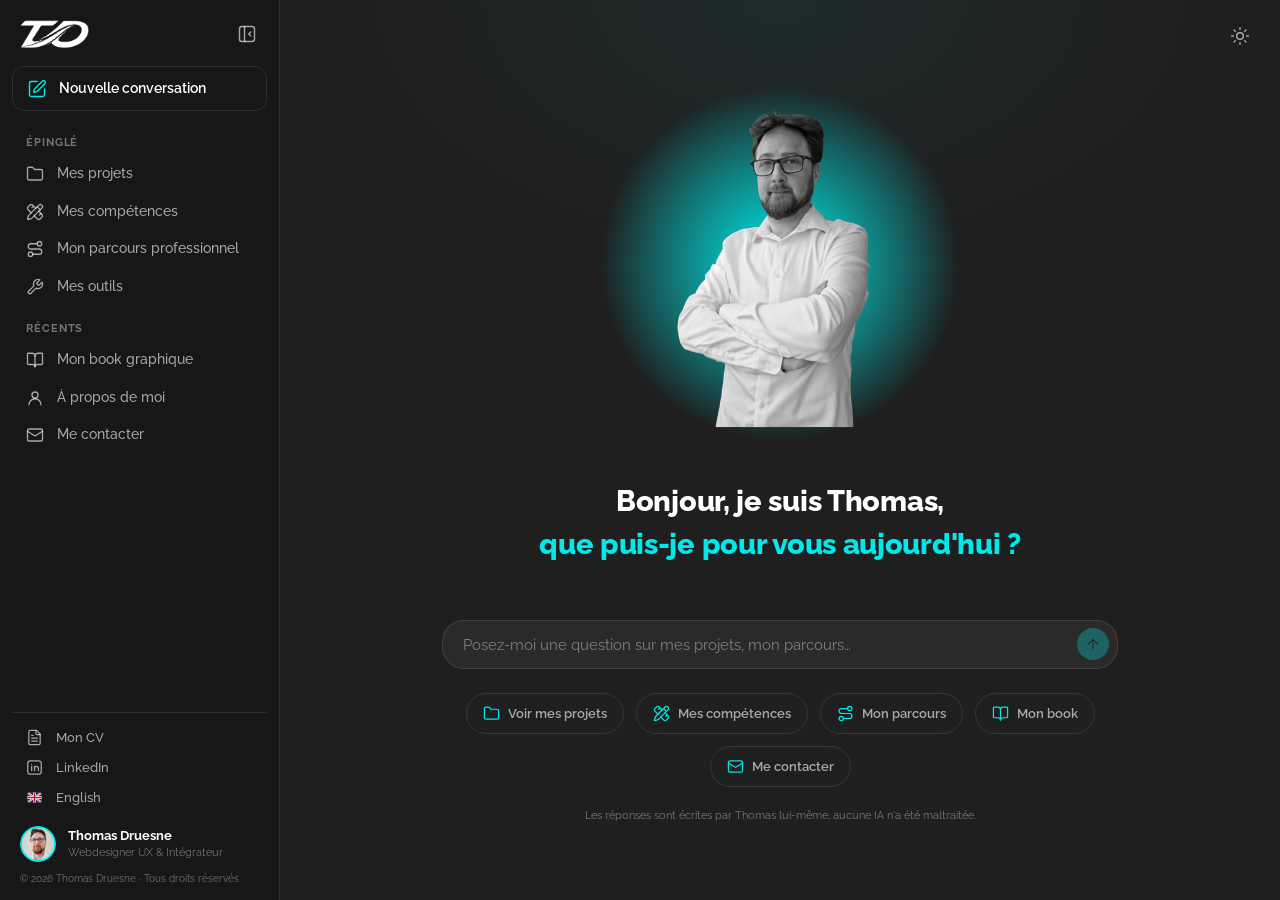
<file: index.html>
<!DOCTYPE html>
<html lang="fr">
<head>
  <meta charset="UTF-8" />
  <meta name="viewport" content="width=device-width, initial-scale=1.0" />
  <title>Portfolio - Thomas Druesne</title>
  <meta name="description" content="Thomas Druesne — Webdesigner UX &amp; Intégrateur WordPress. Projets, book graphique, compétences, parcours et outils." />
  <link rel="icon" type="image/png" href="img/favicon.png" />
  <!-- Thème : appliqué avant l'affichage pour éviter un flash (dark par défaut) -->
  <script>try { if (localStorage.getItem("portfolio-theme") === "light") document.documentElement.dataset.theme = "light"; } catch (e) {}</script>
  <link rel="preconnect" href="https://fonts.googleapis.com" />
  <link rel="preconnect" href="https://fonts.gstatic.com" crossorigin />
  <link rel="stylesheet" href="https://fonts.googleapis.com/css2?family=Raleway:wght@400;500;600;700;800&amp;display=swap" />
  <link rel="stylesheet" href="css/app.css?v=39" />
</head>
<body data-page="home">

  <div class="app" id="app">

    <!-- =====================================================
         ZONE PRINCIPALE — interface de chat
    ====================================================== -->
    <main class="chat" id="chat">

      <header class="chat-top">
        <button class="icon-btn" id="sidebar-open" type="button" aria-label="Ouvrir le menu" data-fr-aria="Ouvrir le menu" data-en-aria="Open menu">
          <span class="ico" data-icon="sidebar"></span>
        </button>
        <span class="chat-spacer"></span>
        <a href="chat.html" class="icon-btn" id="chat-new" data-action="new" aria-label="Nouvelle conversation" data-fr-aria="Nouvelle conversation" data-en-aria="New chat">
          <span class="ico" data-icon="newchat"></span>
        </a>
        <button class="icon-btn theme-btn" id="theme-btn" type="button" aria-label="Passer en mode clair">
          <span class="ico ico-sun" data-icon="sun"></span>
          <span class="ico ico-moon" data-icon="moon"></span>
        </button>
      </header>

      <div class="chat-scroll" id="chat-scroll">
        <div class="chat-col">

          <!-- Accueil -->
          <section class="welcome" id="welcome">
            <div class="photo-particles" id="photo-particles">
              <img class="photo-static" id="photo-static" src="img/photo_hero_section_homepage.png" alt="Thomas Druesne" />
              <canvas id="photo-canvas" aria-hidden="true"></canvas>
            </div>
            <h1 class="welcome-title">
              <span data-fr="Bonjour, je suis Thomas," data-en="Hello, I'm Thomas,">Bonjour, je suis Thomas,</span>
              <span class="accent" data-fr="que puis-je pour vous aujourd'hui ?" data-en="how can I help you today?">que puis-je pour vous aujourd'hui ?</span>
            </h1>
          </section>

          <!-- Fil de la conversation (rempli par js/app.js) -->
          <div class="thread" id="thread" aria-live="polite"></div>

        </div>
      </div>

      <!-- Barre de saisie -->
      <div class="composer-wrap">
        <div class="chat-col">
          <form class="composer" id="composer" autocomplete="off">
            <label for="prompt" class="sr-only" data-fr="Votre question" data-en="Your question">Votre question</label>
            <textarea id="prompt" rows="1"
              placeholder="Posez-moi une question sur mes projets, mon parcours…"
              data-fr-placeholder="Posez-moi une question sur mes projets, mon parcours…"
              data-en-placeholder="Ask me about my projects, my background…"></textarea>
            <button class="send-btn" type="submit" aria-label="Envoyer" data-fr-aria="Envoyer" data-en-aria="Send" disabled>
              <span class="ico" data-icon="send"></span>
            </button>
          </form>

          <div class="suggestions" id="suggestions">
            <button type="button" class="chip" data-topic="projets"><span class="ico" data-icon="folder"></span><span data-fr="Voir mes projets" data-en="See my projects">Voir mes projets</span></button>
            <button type="button" class="chip" data-topic="competences"><span class="ico" data-icon="pen"></span><span data-fr="Mes compétences" data-en="My skills">Mes compétences</span></button>
            <button type="button" class="chip" data-topic="parcours"><span class="ico" data-icon="route"></span><span data-fr="Mon parcours" data-en="My background">Mon parcours</span></button>
            <button type="button" class="chip" data-topic="book"><span class="ico" data-icon="book"></span><span data-fr="Mon book" data-en="My portfolio">Mon book</span></button>
            <button type="button" class="chip" data-topic="contact"><span class="ico" data-icon="mail"></span><span data-fr="Me contacter" data-en="Contact me">Me contacter</span></button>
          </div>

          <p class="composer-note" data-fr="Les réponses sont écrites par Thomas lui-même, aucune IA n'a été maltraitée." data-en="Answers are written by Thomas himself, no AI was harmed.">Les réponses sont écrites par Thomas lui-même, aucune IA n'a été maltraitée.</p>
        </div>
      </div>

    </main>
  </div>


  <script src="js/layout.js?v=39"></script>
  <script src="js/answers.js?v=39"></script>
  <script src="js/icons.js?v=39"></script>
  <script src="js/particles.js?v=39"></script>
  <script src="js/app.js?v=39"></script>
  <script src="js/sfx.js?v=39"></script>
  <script src="js/dice.js?v=39"></script>
  <script src="js/blackjack.js?v=39"></script>
</body>
</html>
</file>
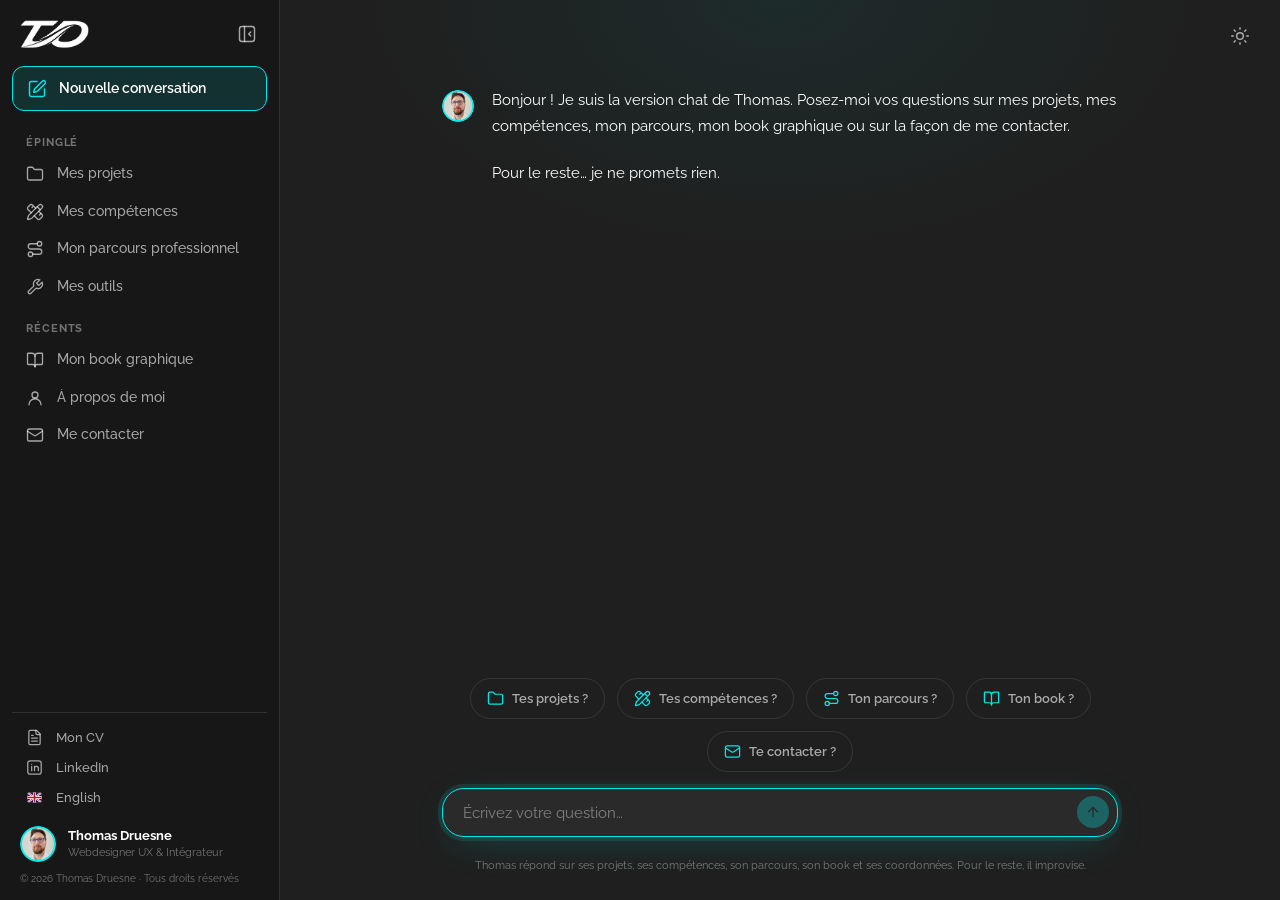
<file: chat.html>
<!DOCTYPE html>
<html lang="fr">
<head>
  <meta charset="UTF-8" />
  <meta name="viewport" content="width=device-width, initial-scale=1.0" />
  <title>Nouvelle conversation - Thomas Druesne</title>
  <meta name="description" content="Posez vos questions à Thomas Druesne, Webdesigner UX &amp; Intégrateur WordPress : projets, compétences, parcours, book graphique, contact." />
  <link rel="icon" type="image/png" href="img/favicon.png" />
  <!-- Thème : appliqué avant l'affichage pour éviter un flash (dark par défaut) -->
  <script>try { if (localStorage.getItem("portfolio-theme") === "light") document.documentElement.dataset.theme = "light"; } catch (e) {}</script>
  <link rel="preconnect" href="https://fonts.googleapis.com" />
  <link rel="preconnect" href="https://fonts.gstatic.com" crossorigin />
  <link rel="stylesheet" href="https://fonts.googleapis.com/css2?family=Raleway:wght@400;500;600;700;800&amp;display=swap" />
  <link rel="stylesheet" href="css/app.css?v=39" />
</head>
<body data-page="chat">

  <div class="app" id="app">

    <!-- La barre latérale est injectée ici par js/layout.js -->

    <!-- =====================================================
         CHAT CLASSIQUE — "Nouvelle conversation"
    ====================================================== -->
    <main class="chat is-chatting is-standalone" id="chat">

      <header class="chat-top">
        <button class="icon-btn" id="sidebar-open" type="button" aria-label="Ouvrir le menu" data-fr-aria="Ouvrir le menu" data-en-aria="Open menu">
          <span class="ico" data-icon="sidebar"></span>
        </button>
        <span class="chat-spacer"></span>
        <a href="chat.html" class="icon-btn" id="chat-new" data-action="new" aria-label="Nouvelle conversation" data-fr-aria="Nouvelle conversation" data-en-aria="New chat">
          <span class="ico" data-icon="newchat"></span>
        </a>
        <button class="icon-btn theme-btn" id="theme-btn" type="button" aria-label="Passer en mode clair">
          <span class="ico ico-sun" data-icon="sun"></span>
          <span class="ico ico-moon" data-icon="moon"></span>
        </button>
      </header>

      <div class="chat-scroll" id="chat-scroll">
        <div class="chat-col">
          <h1 class="sr-only" data-fr="Nouvelle conversation avec Thomas" data-en="New chat with Thomas">Nouvelle conversation avec Thomas</h1>
          <!-- Fil de la conversation (rempli par js/app.js) -->
          <div class="thread" id="thread" aria-live="polite"></div>
        </div>
      </div>

      <!-- Barre de saisie -->
      <div class="composer-wrap">
        <div class="chat-col">
          <div class="suggestions" id="suggestions">
            <button type="button" class="chip" data-topic="projets"><span class="ico" data-icon="folder"></span><span data-fr="Tes projets ?" data-en="Your projects?">Tes projets ?</span></button>
            <button type="button" class="chip" data-topic="competences"><span class="ico" data-icon="pen"></span><span data-fr="Tes compétences ?" data-en="Your skills?">Tes compétences ?</span></button>
            <button type="button" class="chip" data-topic="parcours"><span class="ico" data-icon="route"></span><span data-fr="Ton parcours ?" data-en="Your background?">Ton parcours ?</span></button>
            <button type="button" class="chip" data-topic="book"><span class="ico" data-icon="book"></span><span data-fr="Ton book ?" data-en="Your portfolio?">Ton book ?</span></button>
            <button type="button" class="chip" data-topic="contact"><span class="ico" data-icon="mail"></span><span data-fr="Te contacter ?" data-en="Contact you?">Te contacter ?</span></button>
          </div>

          <form class="composer" id="composer" autocomplete="off">
            <label for="prompt" class="sr-only" data-fr="Votre question" data-en="Your question">Votre question</label>
            <textarea id="prompt" rows="1"
              placeholder="Écrivez votre question…"
              data-fr-placeholder="Écrivez votre question…"
              data-en-placeholder="Type your question…"></textarea>
            <button class="send-btn" type="submit" aria-label="Envoyer" data-fr-aria="Envoyer" data-en-aria="Send" disabled>
              <span class="ico" data-icon="send"></span>
            </button>
          </form>

          <p class="composer-note" data-fr="Thomas répond sur ses projets, ses compétences, son parcours, son book et ses coordonnées. Pour le reste, il improvise." data-en="Thomas answers about his projects, skills, background, portfolio and contact details. For anything else, he improvises.">Thomas répond sur ses projets, ses compétences, son parcours, son book et ses coordonnées. Pour le reste, il improvise.</p>
        </div>
      </div>

    </main>
  </div>

  <script src="js/layout.js?v=39"></script>
  <script src="js/answers.js?v=39"></script>
  <script src="js/icons.js?v=39"></script>
  <script src="js/app.js?v=39"></script>
  <script src="js/sfx.js?v=39"></script>
  <script src="js/dice.js?v=39"></script>
  <script src="js/blackjack.js?v=39"></script>
</body>
</html>
</file>
<file: css/app.css>
/* ============================================================
   APP.CSS — Interface "chat IA" (index.html + chat.html)
   Barre latérale (historique) + zone de chat centrale.

   Toutes les couleurs passent par des variables :
   - dark mode (par défaut) : :root
   - light mode : [data-theme="light"] — le bleu ciel devient bleu
   Les pictos SVG suivent automatiquement (currentColor).

   Breakpoints : 1500px / 1200px / 900px / 400px
============================================================ */

:root {
  /* Charte */
  --bg:          #1F1F1F;
  --primary:     #FFFFFF;
  --secondary:   #00E8E8;

  /* Dérivés (surfaces, textes atténués, bordures) */
  --surface:     #171717;   /* barre latérale */
  --surface-2:   #2A2A2A;   /* bulles, champs, cartes */
  --surface-3:   #333333;   /* survol */
  --text-muted:  rgba(255, 255, 255, 0.62);
  --text-faint:  rgba(255, 255, 255, 0.4);
  --border:      rgba(255, 255, 255, 0.1);
  --accent-soft: rgba(0, 232, 232, 0.12);
  --accent-glow: rgba(0, 232, 232, 0.35);
  --accent-haze: rgba(0, 232, 232, 0.06);   /* halo en haut de la zone de chat */
  --on-accent:   #1F1F1F;
  --shadow:      rgba(0, 0, 0, 0.5);
  --logo-filter: none;

  --sidebar-w:   280px;
  --col-w:       780px;
  --radius:      16px;
  --ease:        cubic-bezier(0.22, 1, 0.36, 1);
}

/* ===== LIGHT MODE — couleurs inversées, le bleu ciel devient bleu ===== */
[data-theme="light"] {
  --bg:          #FFFFFF;
  --primary:     #1F1F1F;
  --secondary:   #0B63CE;

  --surface:     #F5F6F8;
  --surface-2:   #ECEEF2;
  --surface-3:   #E1E4EA;
  --text-muted:  rgba(31, 31, 31, 0.68);
  --text-faint:  rgba(31, 31, 31, 0.46);
  --border:      rgba(31, 31, 31, 0.12);
  --accent-soft: rgba(11, 99, 206, 0.1);
  --accent-glow: rgba(11, 99, 206, 0.28);
  --accent-haze: rgba(11, 99, 206, 0.05);
  --on-accent:   #FFFFFF;
  --shadow:      rgba(31, 31, 31, 0.18);
  --logo-filter: invert(1);      /* logo blanc → noir */
}

/* ===== Reset ===== */
*, *::before, *::after { margin: 0; padding: 0; box-sizing: border-box; }

html, body { height: 100%; }

body {
  font-family: 'Raleway', sans-serif;
  background: var(--bg);
  color: var(--primary);
  font-size: calc(1rem - 1px);
  line-height: 1.7;
  overflow: hidden;              /* le scroll se fait dans .chat-scroll */
  -webkit-font-smoothing: antialiased;
  transition: background-color 0.3s, color 0.3s;
}

img { max-width: 100%; display: block; }
button { font: inherit; color: inherit; background: none; border: none; cursor: pointer; }
a { color: inherit; }

.sr-only {
  position: absolute; width: 1px; height: 1px; overflow: hidden;
  clip: rect(0 0 0 0); white-space: nowrap;
}

:focus-visible { outline: 2px solid var(--secondary); outline-offset: 2px; border-radius: 6px; }

/* ===== Pictos ===== */
.ico { display: inline-flex; width: 20px; height: 20px; flex-shrink: 0; }
.ico svg { width: 100%; height: 100%; }

.icon-btn {
  display: inline-flex; align-items: center; justify-content: center;
  width: 40px; height: 40px; border-radius: 10px;
  color: var(--text-muted);
  transition: background 0.2s, color 0.2s;
}
.icon-btn:hover { background: var(--surface-3); color: var(--primary); }

/* ============================================================
   LAYOUT
============================================================ */
.app {
  display: flex;
  height: 100vh;
  height: 100dvh;
}

/* ============================================================
   BARRE LATÉRALE
============================================================ */
.sidebar {
  width: var(--sidebar-w);
  flex-shrink: 0;
  background: var(--surface);
  border-right: 1px solid var(--border);
  display: flex;
  flex-direction: column;
  padding: 0.75rem;
  gap: 0.5rem;
  line-height: 1.3;
  transition: width 0.35s var(--ease), transform 0.35s var(--ease);
  z-index: 50;
}

/* Barre repliée : voir "BARRE LATÉRALE REPLIÉE" plus bas (colonne d'icônes) */

.sidebar-top {
  display: flex; align-items: center; justify-content: space-between;
  padding: 0.15rem 0 0.25rem 0.5rem;
}
.sidebar-logo img { height: 30px; width: auto; filter: var(--logo-filter); transition: filter 0.3s; }

.side-new {
  display: flex; align-items: center; gap: 0.75rem;
  padding: 0.7rem 0.9rem;
  border-radius: 12px;
  border: 1px solid var(--border);
  font-weight: 600;
  font-size: calc(0.94rem - 1px);
  text-decoration: none;
  transition: border-color 0.2s, background 0.2s, color 0.2s;
}
.side-new .ico { color: var(--secondary); }
.side-new:hover,
.side-new.is-active { border-color: var(--secondary); background: var(--accent-soft); }

.side-scroll {
  flex: 1;
  min-height: 0;
  overflow-y: auto;
  margin: 0 -0.25rem;
  padding: 0 0.25rem;
  scrollbar-width: none;           /* aucune barre de scroll visible */
}
.side-scroll::-webkit-scrollbar { display: none; }

.side-label {
  font-size: calc(0.72rem - 1px);
  font-weight: 700;
  letter-spacing: 0.08em;
  text-transform: uppercase;
  color: var(--text-faint);
  padding: 1.1rem 0.9rem 0.4rem;
}

.side-list { list-style: none; display: flex; flex-direction: column; gap: 2px; }

.side-item {
  display: flex; align-items: center; gap: 0.8rem;
  width: 100%;
  padding: 0.55rem 0.9rem;
  border-radius: 10px;
  text-decoration: none;
  font-size: calc(0.92rem - 1px);
  font-weight: 500;
  color: var(--text-muted);
  text-align: left;
  white-space: nowrap;
  overflow: hidden;
  position: relative;
  transition: background 0.2s, color 0.2s;
}
.side-item .ico { width: 18px; height: 18px; }
.side-item > span:last-child { overflow: hidden; text-overflow: ellipsis; }
.side-item:hover { background: var(--surface-2); color: var(--primary); }
.side-item:hover .ico { color: var(--secondary); }

.side-item.is-active {
  background: var(--surface-2);
  color: var(--primary);
}
.side-item.is-active .ico { color: var(--secondary); }
.side-item.is-active::before {
  content: '';
  position: absolute; left: 0; top: 25%; bottom: 25%;
  width: 3px; border-radius: 3px;
  background: var(--secondary);
}

.sidebar-bottom {
  border-top: 1px solid var(--border);
  padding-top: 0.6rem;
  display: flex; flex-direction: column; gap: 0.5rem;
}

/* CV / LinkedIn / Langue : liste verticale resserrée */
.side-list--compact { gap: 0; }
.side-list--compact .side-item { padding: 0.4rem 0.9rem; font-size: calc(0.88rem - 1px); }
.side-list--compact .ico { width: 17px; height: 17px; }

.side-profile {
  display: flex; align-items: center; gap: 0.75rem;
  padding: 0.35rem 0.5rem 0.1rem;
}
.avatar {
  width: 36px; height: 36px; border-radius: 50%;
  display: inline-flex; align-items: center; justify-content: center;
  background: var(--secondary); color: var(--on-accent);
  font-weight: 800; font-size: calc(0.85rem - 1px);
  flex-shrink: 0;
}
/* Photo de profil (cercle bleu ciel intégré à l'image) */
img.avatar { background: none; object-fit: cover; display: block; }
.side-profile-txt { display: flex; flex-direction: column; line-height: 1.35; gap: 0.1rem; min-width: 0; }
.side-profile-txt strong { font-size: calc(0.9rem - 1px); }
.side-profile-txt small { font-size: calc(0.75rem - 1px); color: var(--text-faint); white-space: nowrap; overflow: hidden; text-overflow: ellipsis; }

.sidebar-scrim { display: none; }

/* Écrans peu hauts : on resserre encore pour éviter le scroll */
@media (max-height: 780px) {
  .sidebar { padding: 0.6rem 0.75rem; gap: 0.4rem; }
  .side-new { padding: 0.6rem 0.9rem; }
  .side-label { padding: 0.75rem 0.9rem 0.3rem; }
  .side-item { padding: 0.45rem 0.9rem; }
  .side-profile-txt small { display: none; }
  .avatar { width: 30px; height: 30px; font-size: calc(0.75rem - 1px); }
}

/* Très peu de hauteur (petit portable + barre de favoris) : version la plus compacte */
@media (max-height: 690px) {
  .sidebar-top { padding-bottom: 0; }
  .side-label { padding: 0.5rem 0.9rem 0.2rem; }
  .side-item { padding: 0.35rem 0.9rem; font-size: calc(0.88rem - 1px); }
  .side-profile { display: none; }
}

/* ============================================================
   ZONE DE CHAT
============================================================ */
.chat {
  flex: 1;
  min-width: 0;
  display: flex;
  flex-direction: column;
  position: relative;
  background:
    radial-gradient(ellipse 60% 40% at 50% 0%, var(--accent-haze), transparent 70%),
    var(--bg);
}

/* Barre du haut posée par-dessus la conversation (pas de bande qui la coupe) :
   seuls les boutons restent cliquables, le texte défile jusqu'en haut. */
.chat-top {
  position: absolute; top: 0; left: 0; right: 0; z-index: 5;
  display: flex; align-items: center; gap: 0.5rem;
  padding: 1rem 1.25rem;
  min-height: 64px;
  pointer-events: none;
}
.chat-top > * { pointer-events: auto; }
/* Petit fond rond derrière chaque bouton pour rester lisible si le texte passe dessous */
.chat-top .icon-btn:not(:hover) { background: var(--bg); }
.chat.is-chatting .chat-scroll { padding-top: 64px; }
.chat-spacer { flex: 1; }

/* Boutons de la barre du haut visibles uniquement si la sidebar est cachée */
#sidebar-open, #chat-new { display: none; }

.chat-scroll {
  flex: 1;
  overflow-y: auto;
  scroll-behavior: smooth;
  scrollbar-width: thin;
  scrollbar-color: var(--surface-3) transparent;
}

.chat-col {
  width: 100%;
  max-width: var(--col-w);
  margin: 0 auto;
  padding: 0 2rem;
}

/* ----- Accueil ----- */
.welcome {
  display: flex;
  flex-direction: column;
  align-items: center;
  text-align: center;
  padding-top: 4vh;
  padding-bottom: 2.75rem;          /* respiration entre le titre et la barre de saisie */
}

/* Photo : nette au repos (vraie image), en grains pendant le mouvement (canvas) */
.photo-particles {
  position: relative;
  width: min(360px, 40vh);
  aspect-ratio: 560 / 552;
  margin-bottom: 2.5rem;
  cursor: crosshair;
  touch-action: none;
}
.photo-particles canvas,
.photo-particles .photo-static {
  position: absolute; inset: 0;
  width: 100%; height: 100%;
  object-fit: contain;
}
.photo-particles canvas { opacity: 0; transition: opacity 0.45s ease; }
.photo-particles .photo-static { transition: opacity 0.45s ease; }
.photo-particles.is-moving canvas { opacity: 1; transition-duration: 0.12s; }
.photo-particles.is-moving .photo-static { opacity: 0; transition-duration: 0.12s; }

.welcome-title {
  font-size: calc(1.9rem - 1px);
  font-weight: 800;
  line-height: 1.3;
  letter-spacing: -0.01em;
  max-width: 660px;
  display: flex; flex-direction: column; gap: 0.35rem;
}
.welcome-title span { display: block; }
.welcome-title .accent { color: var(--secondary); }

/* Mode conversation : l'accueil disparaît */
.chat.is-chatting .welcome { display: none; }

/* ----- Fil de messages ----- */
.thread {
  display: flex;
  flex-direction: column;
  gap: 2.75rem;
  padding: 1.5rem 0 3rem;
}
.chat:not(.is-chatting) .thread { display: none; }

.msg { display: flex; gap: 1.1rem; animation: msg-in 0.45s var(--ease) both; }

.msg-user { justify-content: flex-end; }
.msg-user .bubble {
  background: var(--surface-2);
  padding: 0.9rem 1.3rem;
  border-radius: 20px 20px 6px 20px;
  max-width: 80%;
  overflow-wrap: anywhere;
}

.msg-bot .avatar { width: 32px; height: 32px; font-size: calc(0.75rem - 1px); margin-top: 0.1rem; }
.msg-bot .msg-body { flex: 1; min-width: 0; }
.msg-bot .msg-body > * + * { margin-top: 1.4rem; }
.msg-bot p { color: var(--primary); }
.msg-bot strong { color: var(--secondary); font-weight: 700; }

/* Apparition en cascade du contenu de la réponse : chaque bloc, carte,
   étape ou bouton reçoit la classe .cascade et un délai croissant (app.js).
   `backwards` : l'animation ne bloque pas les effets de survol ensuite. */
.msg-bot .msg-body > .typing { animation: msg-in 0.3s var(--ease) both; }
.cascade { animation: msg-in 0.4s var(--ease) backwards; }

@keyframes msg-in {
  from { opacity: 0; transform: translateY(10px); }
  to   { opacity: 1; transform: none; }
}

/* Indicateur "Thomas écrit…" */
.typing { display: inline-flex; gap: 5px; padding: 0.7rem 0; }
.typing i {
  width: 7px; height: 7px; border-radius: 50%;
  background: var(--secondary);
  animation: typing 1s infinite ease-in-out;
}
.typing i:nth-child(2) { animation-delay: 0.15s; }
.typing i:nth-child(3) { animation-delay: 0.3s; }
@keyframes typing {
  0%, 80%, 100% { opacity: 0.25; transform: translateY(0); }
  40%           { opacity: 1;    transform: translateY(-4px); }
}

/* ----- Contenus des réponses ----- */
.project-grid {
  display: grid;
  grid-template-columns: repeat(2, 1fr);
  gap: 1.25rem;
}
.project-card {
  text-align: left;
  border-radius: var(--radius);
  overflow: hidden;
  background: var(--surface-2);
  border: 1px solid var(--border);
  transition: transform 0.35s var(--ease), border-color 0.25s, box-shadow 0.35s;
}
/* Logo blanc (sans fond) du projet, entier : contenu dans une zone basse */
.project-logo { display: flex; align-items: center; justify-content: center; height: 130px; padding: 1.25rem 1.5rem; }
.project-logo img { max-width: 100%; max-height: 100%; width: auto; height: auto; object-fit: contain; filter: var(--logo-filter); transition: filter 0.3s; }
.project-meta { display: flex; flex-direction: column; padding: 0.2rem 1.2rem 1.2rem; gap: 0.2rem; }
.project-meta strong { color: var(--primary); }
.project-meta small { color: var(--text-muted); font-size: calc(0.85rem - 1px); }
.project-card:hover {
  transform: translateY(-4px);
  border-color: var(--secondary);
  box-shadow: 0 10px 30px -10px var(--accent-glow);
}

.answer-figure img { display: block; width: 100%; height: auto; border-radius: var(--radius); }

.skill-grid { display: grid; grid-template-columns: repeat(2, 1fr); gap: 1.25rem; }
/* Nombre impair de cartes : la dernière prend toute la largeur */
.skill-card:last-child:nth-child(odd) { grid-column: 1 / -1; }
.skill-card {
  background: var(--surface-2);
  border: 1px solid var(--border);
  border-radius: var(--radius);
  padding: 1.5rem;
  transition: border-color 0.25s;
}
.skill-card:hover { border-color: var(--secondary); }
.skill-ico {
  width: 44px; height: 44px; padding: 10px;
  border-radius: 12px;
  background: var(--accent-soft);
  color: var(--secondary);
  margin-bottom: 1rem;
}
.skill-card h3 { font-size: calc(1.05rem - 1px); margin-bottom: 0.5rem; line-height: 1.4; }
.skill-card p { font-size: calc(0.92rem - 1px); color: var(--text-muted); }

.timeline { list-style: none; position: relative; padding-left: 1.75rem; }
.timeline::before {
  content: '';
  position: absolute; left: 5px; top: 8px; bottom: 8px;
  width: 2px;
  background: var(--secondary);
}
.timeline li { position: relative; padding-bottom: 1.75rem; }
.timeline li:last-child { padding-bottom: 0; }
.timeline li::before {
  content: '';
  position: absolute; left: calc(-1.75rem + 1px); top: 6px;
  width: 10px; height: 10px; border-radius: 50%;
  background: var(--bg);
  border: 2px solid var(--secondary);
}
.timeline-date { font-size: calc(0.8rem - 1px); font-weight: 700; color: var(--secondary); letter-spacing: 0.05em; }
.timeline h3 { font-size: calc(1.02rem - 1px); }
.timeline p { font-size: calc(0.92rem - 1px); color: var(--text-muted) !important; }

/* Outils : petites cartes carrées (picto couleur + nom), comme l'ancien site */
.tool-grid { display: grid; grid-template-columns: repeat(4, minmax(0, 1fr)); gap: 0.9rem; }
.tool-card {
  display: flex; flex-direction: column; align-items: center; justify-content: center;
  gap: 0.65rem;
  aspect-ratio: 1;
  padding: 1rem 0.5rem;
  background: var(--surface-2);
  border: 1px solid var(--border);
  border-radius: 12px;
  transition: box-shadow 0.3s ease, transform 0.3s ease, border-color 0.3s;
}
.tool-card img { width: 40px; height: 40px; object-fit: contain; }
.tool-card span { font-size: calc(0.9rem - 1px); font-weight: 600; text-align: center; overflow-wrap: anywhere; line-height: 1.25; }
.tool-card:hover { border-color: var(--secondary); box-shadow: 0 0 20px var(--accent-glow); transform: scale(0.97); }

.info-list { list-style: none; display: flex; flex-direction: column; gap: 0.75rem; }
.info-list li { display: flex; align-items: center; gap: 0.6rem; }
.info-list .ico { color: var(--secondary); }
.info-list a { color: var(--secondary); text-decoration: none; }
.info-list a:hover { text-decoration: underline; }

.answer-actions { display: flex; flex-wrap: wrap; gap: 0.8rem; padding-top: 0.25rem; }

/* ----- Boutons ----- */
.btn {
  display: inline-flex; align-items: center; gap: 0.5rem;
  padding: 0.62rem 1.15rem;
  border-radius: 999px;
  font-weight: 700; font-size: calc(0.88rem - 1px);
  text-decoration: none;
  border: 2px solid transparent;
  transition: transform 0.3s var(--ease), background 0.25s, color 0.25s, border-color 0.25s, box-shadow 0.3s;
  white-space: nowrap;
}
.btn .ico { width: 16px; height: 16px; }
.btn:hover { transform: translateY(-3px); }

.btn-accent { background: var(--secondary); color: var(--on-accent); }
.btn-accent:hover { box-shadow: 0 8px 24px -8px var(--accent-glow); }

.btn-ghost { border-color: var(--border); color: var(--primary); }
.btn-ghost:hover { border-color: var(--secondary); color: var(--secondary); }

/* ============================================================
   BARRE DE SAISIE
============================================================ */
.composer-wrap { padding: 0.75rem 0 1.5rem; position: relative; }

.chat:not(.is-chatting) .chat-scroll { flex: 0 1 auto; }
.chat:not(.is-chatting) { justify-content: center; }

.composer {
  display: flex; align-items: flex-end; gap: 0.5rem;
  background: var(--surface-2);
  border: 1px solid var(--border);
  border-radius: 22px;
  padding: 0.45rem 0.5rem 0.45rem 1.25rem;
  transition: border-color 0.25s, box-shadow 0.3s, background 0.3s;
}
.composer:focus-within {
  border-color: var(--secondary);
  box-shadow: 0 0 0 4px var(--accent-soft), 0 10px 40px -15px var(--accent-glow);
}
.composer textarea {
  flex: 1;
  resize: none;
  border: none; outline: none; background: transparent;
  color: var(--primary);
  font: inherit; font-size: calc(1rem - 1px);
  line-height: 1.5;
  padding: 0.3rem 0;
  max-height: 180px;
overflow-y: hidden;             /* pas de flèches de défilement tant que le texte tient */
}
.composer textarea::placeholder { color: var(--text-faint); white-space: nowrap; overflow: hidden; text-overflow: ellipsis; }

.send-btn {
  width: 32px; height: 32px; border-radius: 50%;
  display: inline-flex; align-items: center; justify-content: center;
  background: var(--secondary); color: var(--on-accent);
  flex-shrink: 0;
  margin-bottom: 1px;
  transition: opacity 0.2s, transform 0.2s;
}
.send-btn .ico { width: 16px; height: 16px; }
.send-btn:disabled { opacity: 0.3; cursor: default; }
.send-btn:not(:disabled):hover { transform: scale(1.06); }

.suggestions {
  display: flex; flex-wrap: wrap; justify-content: center; gap: 0.75rem;
  margin-top: 1.5rem;
}
.chat.has-asked .suggestions { display: none; }
.is-standalone .suggestions { margin: 0 0 1rem; }

.chip {
  display: inline-flex; align-items: center; gap: 0.5rem;
  padding: 0.5rem 1rem;
  border-radius: 999px;
  border: 1px solid var(--border);
  color: var(--text-muted);
  font-size: calc(0.9rem - 1px); font-weight: 600;
  transition: border-color 0.2s, color 0.2s, background 0.2s, transform 0.3s var(--ease);
}
.chip .ico { width: 17px; height: 17px; color: var(--secondary); }
.chip:hover { border-color: var(--secondary); color: var(--primary); background: var(--accent-soft); transform: translateY(-2px); }

.composer-note {
  text-align: center;
  font-size: calc(0.75rem - 1px);
  color: var(--text-faint);
  margin-top: 1.25rem;
}

/* ============================================================
   RESPONSIVE — 1500px
============================================================ */
@media (max-width: 1500px) {
  :root { --col-w: 740px; }
}

/* ============================================================
   RESPONSIVE — 1200px
============================================================ */
@media (max-width: 1200px) {
  :root { --sidebar-w: 270px; --col-w: 700px; }
  .photo-particles { width: min(320px, 40vh); }
  .welcome-title { font-size: calc(1.75rem - 1px); }
}

/* ============================================================
   RESPONSIVE — 900px : la barre latérale devient un tiroir
============================================================ */
@media (max-width: 900px) {
  :root { --sidebar-w: 290px; }

  .sidebar {
    position: fixed; top: 0; bottom: 0; left: 0;
    transform: translateX(-100%);
    box-shadow: 20px 0 60px var(--shadow);
  }
  .app.is-collapsed .sidebar { margin-left: 0; }
  .app.is-drawer-open .sidebar { transform: none; }

  .sidebar-scrim {
    display: block;
    position: fixed; inset: 0;
    background: rgba(0, 0, 0, 0.55);
    opacity: 0; pointer-events: none;
    transition: opacity 0.3s;
    z-index: 40;
  }
  .app.is-drawer-open .sidebar-scrim { opacity: 1; pointer-events: auto; }

  #sidebar-open, #chat-new { display: inline-flex; }
  /* Accueil : même centrage que sur ordinateur (photo + titre + saisie groupés),
     la barre du haut passe par-dessus ; si le contenu est trop haut, il défile depuis le haut */
  .chat:not(.is-chatting) .chat-scroll { padding-top: 56px; }

  .photo-particles { width: min(280px, 36vh); }
  .welcome { padding-top: 0; }
  .welcome-title { font-size: calc(1.6rem - 1px); }
}

/* ============================================================
   RESPONSIVE — 600px (intermédiaire mobile large)
============================================================ */
@media (max-width: 600px) {
  .project-grid, .skill-grid { grid-template-columns: 1fr; }
  .chat-col { padding: 0 1rem; }
  .msg-bot .avatar { display: none; }
}

/* ============================================================
   RESPONSIVE — 400px
============================================================ */
@media (max-width: 400px) {
  .photo-particles { width: min(230px, 34vh); margin-bottom: 1.5rem; }
  .welcome-title { font-size: calc(1.3rem - 1px); }
  .composer { border-radius: 20px; padding-left: 1rem; }
  .suggestions { gap: 0.55rem; }
  .chip { font-size: calc(0.82rem - 1px); padding: 0.45rem 0.8rem; }
  .btn { padding: 0.55rem 0.95rem; font-size: calc(0.84rem - 1px); }
}

/* ============================================================
   ARRIVÉE SUR L'ACCUEIL — tout le contenu glisse vers le haut
   (la barre latérale ne bouge pas). Remplissage "backwards" :
   l'animation ne bloque pas les effets de survol ensuite.
============================================================ */
@keyframes rise-in {
  from { opacity: 0; transform: translateY(32px); }
  to   { opacity: 1; transform: none; }
}
body[data-page="home"] .chat:not(.is-chatting) .photo-particles,
body[data-page="home"] .chat:not(.is-chatting) .welcome-title span,
body[data-page="home"] .chat:not(.is-chatting) .composer,
body[data-page="home"] .chat:not(.is-chatting) .suggestions .chip,
body[data-page="home"] .chat:not(.is-chatting) .composer-note {
  animation: rise-in 0.9s var(--ease) backwards;
}
body[data-page="home"] .chat:not(.is-chatting) .photo-particles             { animation-delay: 0s; }
body[data-page="home"] .chat:not(.is-chatting) .welcome-title span:first-child { animation-delay: 0.12s; }
body[data-page="home"] .chat:not(.is-chatting) .welcome-title span.accent   { animation-delay: 0.2s; }
body[data-page="home"] .chat:not(.is-chatting) .composer                    { animation-delay: 0.3s; }
body[data-page="home"] .chat:not(.is-chatting) .suggestions .chip:nth-child(1) { animation-delay: 0.4s; }
body[data-page="home"] .chat:not(.is-chatting) .suggestions .chip:nth-child(2) { animation-delay: 0.46s; }
body[data-page="home"] .chat:not(.is-chatting) .suggestions .chip:nth-child(3) { animation-delay: 0.52s; }
body[data-page="home"] .chat:not(.is-chatting) .suggestions .chip:nth-child(4) { animation-delay: 0.58s; }
body[data-page="home"] .chat:not(.is-chatting) .suggestions .chip:nth-child(5) { animation-delay: 0.64s; }
body[data-page="home"] .chat:not(.is-chatting) .composer-note               { animation-delay: 0.75s; }

/* Light mode : la photo nette attend sa version au halo bleu (js/particles.js) */
[data-theme="light"] .photo-particles .photo-static:not(.is-recolored) { opacity: 0; }

/* ============================================================
   BOUTON DÉPLOYER / REPLIER LA BARRE LATÉRALE
   - dans la barre (ouverte) : la flèche pointe à gauche = replier
   - dans la zone de chat (barre fermée) : flèche à droite = déployer
   - au clic : petit rebond + la flèche pivote vers son nouveau sens
============================================================ */
.ico-chev { transform-box: fill-box; transform-origin: center; }
#sidebar-close .ico-chev { transform: rotate(180deg); }

@keyframes toggle-bump {
  0%   { transform: scale(1); }
  35%  { transform: scale(0.82); }
  70%  { transform: scale(1.08); }
  100% { transform: scale(1); }
}
@keyframes chev-to-left  { from { transform: rotate(0deg); }   to { transform: rotate(180deg); } }
@keyframes chev-to-right { from { transform: rotate(180deg); } to { transform: rotate(0deg); } }

#sidebar-open.is-flipping,
#sidebar-close.is-flipping { animation: toggle-bump 0.45s var(--ease); }
#sidebar-close.is-flipping .ico-chev { animation: chev-to-left 0.55s var(--ease) 0.05s backwards; }
#sidebar-open.is-flipping .ico-chev  { animation: chev-to-right 0.55s var(--ease) 0.05s backwards; }
#sidebar-open.is-flipping .ico,
#sidebar-close.is-flipping .ico { color: var(--secondary); transition: color 0.6s; }

/* ============================================================
   CHANGEMENT DE LANGUE — fondu + léger flou pendant l'échange
   (classes posées sur <html> par js/app.js, au clic seulement)
============================================================ */
html.lang-anim [data-fr],
html.lang-anim [data-fr-html],
html.lang-anim .bubble[data-q-fr],
html.lang-anim textarea::placeholder {
  transition: opacity 0.22s ease, filter 0.22s ease, transform 0.22s ease !important;
}
html.lang-out [data-fr],
html.lang-out [data-fr-html],
html.lang-out .bubble[data-q-fr] {
  opacity: 0 !important;
  filter: blur(4px);
  transform: translateY(3px);
}
html.lang-out textarea::placeholder { opacity: 0; }

/* Accessibilité : animations réduites */
@media (prefers-reduced-motion: reduce) {
  *, *::before, *::after { animation-duration: 0.01ms !important; transition-duration: 0.01ms !important; }
  .cascade { animation-delay: 0s !important; }
}

/* ============================================================
   ÉCRANS PEU HAUTS — tout l'accueil doit rester visible
============================================================ */
@media (max-height: 760px) {
  .photo-particles { width: min(300px, 34vh); margin-bottom: 1.5rem; }
  .welcome { padding-top: 0; padding-bottom: 1.75rem; }
  .welcome-title { font-size: calc(1.55rem - 1px); }
  .suggestions { margin-top: 1rem; }
}

/* ============================================================
   BOUTON DARK / LIGHT (en haut à droite)
============================================================ */
/* Bouton de langue : drapeau de la langue proposée (même que le libellé) */
html:not([lang="en"]) #lang-btn .flag-fr,
html[lang="en"] #lang-btn .flag-en { display: none; }

.theme-btn .ico-moon { display: none; }
[data-theme="light"] .theme-btn .ico-sun { display: none; }
[data-theme="light"] .theme-btn .ico-moon { display: inline-flex; }
.theme-btn:hover .ico { color: var(--secondary); }

/* ============================================================
   RÉPONSE "À PROPOS" — hobbies
============================================================ */

/* Hobbies : une carte par ligne ; dans chaque carte, image à gauche,
   picto + titre + texte à droite */
.hobby-grid { display: grid; grid-template-columns: 1fr; gap: 1.25rem; }
.hobby-card {
  display: grid;
  grid-template-columns: minmax(0, 44%) minmax(0, 1fr);
  align-items: stretch;
  gap: 1.25rem;
  padding: 1rem;
  background: var(--surface-2);
  border: 1px solid var(--border);
  border-radius: var(--radius);
}
/* L'image prend exactement la hauteur du texte : son haut est aligné sur
   le titre, son bas sur la dernière ligne (height 0 + min-height 100 % :
   c'est le texte qui fixe la hauteur, l'image s'y adapte en recadrant) */
.hobby-card img {
  width: 100%; height: 0; min-height: 100%;
  object-fit: cover;
  object-position: center;
  border-radius: 12px;
}
.hobby-card img[src*="mtg"] { object-position: left center; } /* garde le logo Magic */
.hobby-body { padding: 0; }
.hobby-body h3 { display: flex; align-items: center; gap: 0.5rem; font-size: calc(1.02rem - 1px); margin-bottom: 0.4rem; line-height: 1.4; }
.hobby-body h3 .ico { color: var(--secondary); }
.hobby-body p { font-size: calc(0.92rem - 1px); color: var(--text-muted) !important; }

/* ============================================================
   RÉPONSE "CONTACT" — formulaire
============================================================ */
.contact-form {
  display: flex; flex-direction: column; gap: 0.9rem;
  background: var(--surface-2);
  border: 1px solid var(--border);
  border-radius: var(--radius);
  padding: 1.25rem;
}
.contact-row { display: grid; grid-template-columns: 1fr 1fr; gap: 0.9rem; }
.contact-form label { display: flex; flex-direction: column; gap: 0.35rem; font-size: calc(0.85rem - 1px); font-weight: 600; color: var(--text-muted); }
.contact-form input,
.contact-form textarea {
  font: inherit; font-size: calc(0.95rem - 1px); font-weight: 500;
  color: var(--primary);
  background: var(--bg);
  border: 1px solid var(--border);
  border-radius: 12px;
  padding: 0.6rem 0.85rem;
  resize: vertical;
  transition: border-color 0.2s, box-shadow 0.2s;
}
.contact-form input:focus,
.contact-form textarea:focus { outline: none; border-color: var(--secondary); box-shadow: 0 0 0 3px var(--accent-soft); }
.contact-trap { position: absolute; left: -9999px; width: 1px; height: 1px; opacity: 0; }
.contact-foot { display: flex; flex-wrap: wrap; gap: 0.8rem; }
.contact-foot .btn:disabled { opacity: 0.5; cursor: progress; transform: none; }
.contact-status { font-size: calc(0.9rem - 1px); min-height: 1em; }
.contact-status:empty { display: none; }
.contact-status[data-kind="success"] { color: var(--secondary); font-weight: 600; }
.contact-status[data-kind="error"] { color: #E5484D; }
/* Plan de secours : bouton « Ouvrir ma messagerie » sous le message d'erreur */
.contact-mailto { display: flex; width: fit-content; margin-top: 0.75rem; color: var(--primary); }

@media (max-width: 600px) {
  .contact-row { grid-template-columns: 1fr; }
  /* Mobile : la carte hobby repasse en vertical (image au-dessus du texte) */
  .hobby-card { grid-template-columns: 1fr; gap: 0.9rem; }
  .hobby-card img { height: auto; min-height: 0; aspect-ratio: 564 / 212; }
}

/* ============================================================
   DÉTAIL D'UN PROJET — affiché à la suite du chat
   (remplace les anciennes fenêtres modales)
============================================================ */
.project-title {
  font-size: calc(1.35rem - 1px);
  font-weight: 800;
  line-height: 1.35;
  padding-bottom: 0.6rem;
  position: relative;
}
.project-title::after {
  content: '';
  position: absolute; left: 0; bottom: 0;
  width: 64px; height: 3px; border-radius: 2px;
  background: var(--secondary);
}

/* Aperçu : image entière sur fond blanc, hauteur limitée */
.project-shot {
  background: #FFFFFF;
  border-radius: var(--radius);
  border: 1px solid var(--border);
  padding: 0.5rem;
  height: 300px;
  overflow: hidden;            /* le zoom ne rogne que la marge blanche de l'image */
  display: flex; align-items: center; justify-content: center;
}
.project-shot--beige { background: #F5EDE8; }
/* Les images ont 20 à 40 % de marge blanche autour du logo : léger zoom pour l'agrandir */
.project-shot img { max-width: 100%; max-height: 100%; object-fit: contain; transform: scale(1.22); }
/* Images larges avec beaucoup de marge : elles remplissent le cadre (marges rognées, logo entier) */.project-shot--cover { padding: 0; }.project-shot--cover img { width: 100%; height: 100%; max-width: none; max-height: none; object-fit: cover; transform: none; }

.project-details {
  display: grid; grid-template-columns: 1fr 1fr; gap: 1.25rem;
}
.project-details > div {
  background: var(--surface-2);
  border: 1px solid var(--border);
  border-radius: var(--radius);
  padding: 1.1rem 1.25rem 1.25rem;
}
.project-details h3 {
  display: flex; align-items: center; gap: 0.55rem;
  font-size: calc(1rem - 1px);
  margin-bottom: 0.7rem;
  line-height: 1.4;
}
.project-details h3 .ico { color: var(--secondary); }

.detail-list { list-style: none; display: flex; flex-direction: column; gap: 0.4rem; }
.detail-list li {
  position: relative;
  padding-left: 1.1rem;
  font-size: calc(0.92rem - 1px);
  color: var(--text-muted);
}
.detail-list li::before {
  content: '';
  position: absolute; left: 0.2rem; top: 0.62em;
  width: 5px; height: 5px; border-radius: 50%;
  background: var(--secondary);
}
.detail-list--tools { gap: 0.7rem; }   /* liste des outils un peu plus aérée */
.detail-list--tools li { display: flex; align-items: center; gap: 0.6rem; padding-left: 0; }
.detail-list--tools li::before { display: none; }
.detail-list--tools img { width: 20px; height: 20px; object-fit: contain; }

@media (max-width: 600px) {
  .tool-grid { grid-template-columns: repeat(3, minmax(0, 1fr)); }
  .project-details { grid-template-columns: 1fr; }
  .project-shot { height: 210px; }
}
@media (max-width: 400px) {
  .tool-grid { grid-template-columns: repeat(3, minmax(0, 1fr)); gap: 0.6rem; }
  .tool-card img { width: 34px; height: 34px; }
  .tool-card span { font-size: calc(0.8rem - 1px); }
  .project-logo { height: 110px; }
}

/* ============================================================
   BARRE LATÉRALE REPLIÉE (ordinateur) — elle ne disparaît pas :
   elle devient une colonne d'icônes. Survol = nom en infobulle.
============================================================ */
@media (min-width: 901px) {
  .sidebar { overflow: hidden; }
  .app.is-collapsed .sidebar { width: 72px; padding-left: 0.6rem; padding-right: 0.6rem; }

  .app.is-collapsed .sidebar-logo,
  .app.is-collapsed .side-label,
  .app.is-collapsed .side-new > span:last-child,
  .app.is-collapsed .side-item > span:last-child,
  .app.is-collapsed .side-profile-txt { display: none; }

  /* Rail replié : un trait sépare les liens épinglés des récents */
  .app.is-collapsed .side-scroll .side-list ~ .side-list { margin-top: 0.5rem; padding-top: 0.5rem; border-top: 1px solid var(--border); }

  .app.is-collapsed .sidebar-top { justify-content: center; padding-left: 0; }
  .app.is-collapsed .side-new,
  .app.is-collapsed .side-item { justify-content: center; padding-left: 0; padding-right: 0; }
  .app.is-collapsed .side-scroll { padding-top: 0.75rem; }
  .app.is-collapsed .side-profile { justify-content: center; padding-left: 0; padding-right: 0; }

  /* Flèche du bouton : vers la droite quand la barre est repliée (= déployer) */
  .app.is-collapsed #sidebar-close .ico-chev { transform: rotate(0deg); }
  .app.is-collapsed #sidebar-close.is-flipping .ico-chev { animation-name: chev-to-right; }
}

/* Fin du détail d'un projet : proposer d'enchaîner sur les autres */
.next-projects {
  border-top: 1px solid var(--border);
  padding-top: 1.25rem;
  display: flex; flex-direction: column; gap: 0.8rem;
}
.next-projects p { color: var(--text-muted); }
.chip--next { border-color: var(--secondary); color: var(--primary); }

/* Descriptions de projets : mots-clés en gras (sans couleur, pour rester lisible) */
.msg-bot .project-desc strong { color: var(--primary); font-weight: 700; }

/* Point fort mis en avant (ex. simulateur IAE d'Inzerty) */
.project-highlight {
  background: var(--accent-soft);
  border-left: 3px solid var(--secondary);
  border-radius: 0 12px 12px 0;
  padding: 0.85rem 1.1rem;
}

/* Copyright en bas de la barre latérale */
.side-copy {
  font-size: calc(0.7rem - 1px);
  line-height: 1.4;
  color: var(--text-faint);
  padding: 0 0.5rem 0.15rem;
}
@media (min-width: 901px) {
  .app.is-collapsed .side-copy { display: none; }
}

/* Aperçu dont le logo n'a pas de marge (ex. AMAP) : affiché entier, sans zoom */
.project-shot--fit { padding: 1.5rem; }
.project-shot--fit img { transform: none; }

/* AMAP : fond crème derrière le logo coloré */
.project-shot--amap { background: #F6EDD5; }


/* Petits téléphones peu hauts (ex. 320×640) : tout l'accueil doit tenir à l'écran */
@media (max-width: 400px) and (max-height: 700px) {
  .photo-particles { width: min(170px, 26vh); margin-bottom: 1rem; }
  .welcome { padding-bottom: 1.25rem; }
  .welcome-title { font-size: calc(1.2rem - 1px); }
  .suggestions { margin-top: 0.75rem; gap: 0.45rem; }
  .composer-note { display: none; }
}
@media (max-width: 340px) {
  .tool-card { padding: 0.75rem 0.3rem; gap: 0.45rem; }
  .tool-card img { width: 30px; height: 30px; }
}

/* Fin de chaque sujet : « Voulez-vous savoir autre chose ? » */
.next-projects + .follow-up { border-top: 0; padding-top: 0.4rem; }

/* Bouton « Revenir en haut » : centré au-dessus de la barre de saisie */
.back-top {
  position: absolute; left: 50%; bottom: 100%; z-index: 4;
  display: inline-flex; align-items: center; gap: 0.45rem;
  padding: 0.5rem 1rem 0.5rem 0.8rem;
  border-radius: 999px;
  border: 1px solid var(--border);
  background: var(--surface);
  color: var(--primary);
  font-size: calc(0.85rem - 1px); font-weight: 600;
  box-shadow: 0 6px 20px var(--shadow);
  opacity: 0; visibility: hidden; pointer-events: none;
  transform: translate(-50%, 10px);
  transition: opacity 0.25s, transform 0.3s var(--ease), visibility 0s 0.3s, border-color 0.2s;
}
.back-top.is-visible {
  opacity: 1; visibility: visible; pointer-events: auto;
  transform: translate(-50%, -4px);
  transition: opacity 0.25s, transform 0.3s var(--ease), visibility 0s, border-color 0.2s;
}
.back-top:hover { border-color: var(--secondary); }
.back-top .ico { width: 16px; height: 16px; color: var(--secondary); }

/* ============================================================
   EASTER EGG — Duel de dés (5 clics sur la photo de profil)
============================================================ */
.side-profile .avatar.dice-poke { animation: dice-poke 0.35s var(--ease); }
@keyframes dice-poke { 40% { transform: scale(0.86) rotate(-8deg); } 75% { transform: scale(1.06) rotate(4deg); } }

.dice-overlay {
  position: fixed; inset: 0; z-index: 100;
  display: grid; place-items: center; padding: 1rem;
  background: rgba(10, 10, 10, 0.55);
  backdrop-filter: blur(6px); -webkit-backdrop-filter: blur(6px);
  opacity: 0; transition: opacity 0.25s;
}
.dice-overlay.is-open { opacity: 1; }
.dice-overlay.is-closing { opacity: 0; }

.dice-card {
  position: relative;
  width: min(440px, 100%); max-height: calc(100dvh - 2rem); overflow-x: hidden; overflow-y: auto;
  padding: 1.6rem 1.5rem 1.4rem;
  border-radius: 26px;
  background: var(--surface-2);
  border: 1px solid var(--border);
  box-shadow: 0 24px 60px var(--shadow), 0 0 0 6px var(--accent-haze);
  text-align: center;
  transform: translateY(24px) scale(0.92);
  transition: transform 0.45s cubic-bezier(0.34, 1.56, 0.64, 1);
}
.dice-overlay.is-open .dice-card { transform: none; }
.dice-overlay.is-closing .dice-card { transform: translateY(12px) scale(0.96); transition-duration: 0.25s; }
.dice-card.is-tie { animation: dice-wobble 0.5s; }

.dice-close {
  position: absolute; top: 0.8rem; right: 0.8rem; z-index: 4;
  width: 34px; height: 34px; border-radius: 50%;
  display: grid; place-items: center; color: var(--text-muted);
  transition: background 0.2s, color 0.2s, transform 0.3s var(--ease);
}
.dice-close:hover { background: var(--surface-3); color: var(--primary); transform: rotate(90deg); }
.dice-close svg { width: 18px; height: 18px; fill: none; stroke: currentColor; stroke-width: 2; stroke-linecap: round; }

.dice-kicker {
  display: inline-block; margin-bottom: 0.4rem; padding: 0.2rem 0.7rem;
  border-radius: 999px; background: var(--accent-soft); color: var(--secondary);
  font-size: calc(0.72rem - 1px); font-weight: 700; letter-spacing: 0.06em; text-transform: uppercase;
}
.dice-title { font-size: calc(1.6rem - 1px); font-weight: 800; color: var(--primary); }
.dice-rules { margin: 0.3rem auto 1rem; max-width: 30ch; color: var(--text-muted); font-size: calc(0.88rem - 1px); line-height: 1.45; }

/* Score */
.dice-score {
  display: inline-flex; align-items: center; gap: 0.8rem;
  margin-bottom: 1.4rem; padding: 0.35rem 1rem;
  border-radius: 999px; background: var(--bg); border: 1px solid var(--border);
}
.dice-score span { display: inline-flex; align-items: baseline; gap: 0.45rem; }
.dice-score small { color: var(--text-muted); font-size: calc(0.78rem - 1px); font-weight: 600; }
.dice-score b { font-size: calc(1.15rem - 1px); color: var(--primary); min-width: 1ch; }
.dice-score em { color: var(--text-faint); font-style: normal; }

/* Couloirs : vous / IA */
.dice-lane {
  position: relative;
  display: grid; grid-template-columns: 1fr auto 3.2rem; align-items: center; gap: 0.8rem;
  padding: 0.85rem 1rem; margin-bottom: 0.65rem;
  border-radius: 18px; background: var(--bg); border: 1.5px solid var(--border);
  transition: border-color 0.3s, box-shadow 0.3s, transform 0.4s cubic-bezier(0.34, 1.56, 0.64, 1), opacity 0.3s;
}
.dice-lane[data-lane="ai"] { margin-top: 2.6rem; }
.dice-lane.is-winner { border-color: var(--secondary); box-shadow: 0 0 22px var(--accent-glow); transform: scale(1.02); }
.dice-lane.is-loser { opacity: 0.6; transform: scale(0.98); }
.dice-lane.is-winner .dice-ai-avatar,
.dice-lane.is-winner .dice-me-badge { animation: dice-dance 0.6s 2; }

.dice-who { display: flex; align-items: center; gap: 0.55rem; min-width: 0; text-align: left; }
.dice-who strong { font-size: calc(0.92rem - 1px); color: var(--primary); white-space: nowrap; }
.dice-ai-avatar, .dice-me-badge { width: 34px; height: 34px; border-radius: 50%; flex-shrink: 0; }
.dice-me-badge {
  display: grid; place-items: center;
  background: var(--secondary); color: var(--on-accent); font-weight: 800; font-size: calc(0.85rem - 1px);
}

.dice-total {
  justify-self: end;
  font-size: calc(1.5rem - 1px); font-weight: 800; color: var(--secondary);
  font-variant-numeric: tabular-nums;
}
.dice-total.is-pop { animation: dice-pop 0.45s cubic-bezier(0.34, 1.56, 0.64, 1); }

/* Dés */
.dice-tray { display: flex; gap: 0.6rem; }
.die {
  --pip: #1F1F1F;
  width: 48px; height: 48px; padding: 7px;
  display: grid; grid-template: repeat(3, 1fr) / repeat(3, 1fr); place-items: center;
  border-radius: 13px;
  background: linear-gradient(145deg, #FFFFFF, #E6E9EE);
  box-shadow: inset 0 -3px 0 rgba(0, 0, 0, 0.12), 0 4px 10px rgba(0, 0, 0, 0.25);
}
.dice-lane[data-lane="ai"] .die {
  --pip: #FFFFFF;
  background: linear-gradient(145deg, #3DF5F5, #00C2C2);
}
[data-theme="light"] .dice-lane[data-lane="ai"] .die { background: linear-gradient(145deg, #2F86EE, #0B63CE); }
[data-theme="light"] .die { box-shadow: inset 0 -3px 0 rgba(0, 0, 0, 0.1), 0 4px 10px rgba(31, 31, 31, 0.18); border: 1px solid rgba(31, 31, 31, 0.08); }

.pip { width: 8px; height: 8px; border-radius: 50%; background: var(--pip); opacity: 0; transform: scale(0.4); transition: opacity 0.12s, transform 0.2s var(--ease); }
.die[data-v="1"] .p5,
.die[data-v="2"] .p1, .die[data-v="2"] .p9,
.die[data-v="3"] .p1, .die[data-v="3"] .p5, .die[data-v="3"] .p9,
.die[data-v="4"] .p1, .die[data-v="4"] .p3, .die[data-v="4"] .p7, .die[data-v="4"] .p9,
.die[data-v="5"] .p1, .die[data-v="5"] .p3, .die[data-v="5"] .p5, .die[data-v="5"] .p7, .die[data-v="5"] .p9,
.die[data-v="6"] .p1, .die[data-v="6"] .p3, .die[data-v="6"] .p4, .die[data-v="6"] .p6, .die[data-v="6"] .p7, .die[data-v="6"] .p9 {
  opacity: 1; transform: none;
}
.die.is-rolling { animation: dice-tumble 0.5s linear infinite; }
.die.is-rolling:nth-child(2) { animation-duration: 0.42s; animation-direction: reverse; }
.die.is-landed { animation: dice-land 0.5s cubic-bezier(0.34, 1.56, 0.64, 1); }

/* Double ! */
.dice-double {
  position: absolute; top: -0.7rem; left: 50%; transform: translateX(-50%);
  padding: 0.15rem 0.65rem; border-radius: 999px;
  background: #FFD166; color: #1F1F1F; font-size: calc(0.75rem - 1px); font-weight: 800;
  animation: dice-pop-tag 0.45s cubic-bezier(0.34, 1.56, 0.64, 1);
}

/* Bulle de l'IA, au-dessus de son couloir */
.dice-bubble {
  position: absolute; left: 1rem; bottom: calc(100% + 0.45rem); z-index: 1;
  max-width: calc(100% - 2rem); padding: 0.45rem 0.8rem;
  border-radius: 14px 14px 14px 4px;
  background: var(--secondary); color: var(--on-accent);
  font-size: calc(0.8rem - 1px); font-weight: 600; text-align: left; line-height: 1.35;
  opacity: 0; transform: translateY(6px) scale(0.9); transform-origin: bottom left;
  transition: opacity 0.25s, transform 0.35s cubic-bezier(0.34, 1.56, 0.64, 1);
  pointer-events: none;
}
.dice-bubble.is-visible { opacity: 1; transform: none; }

/* Résultat */
.dice-result {
  min-height: 2.9em; margin: 0.6rem 0 0.9rem;
  font-weight: 700; font-size: calc(0.95rem - 1px); line-height: 1.45; color: var(--primary);
  opacity: 0; transform: translateY(6px);
  transition: opacity 0.3s, transform 0.4s cubic-bezier(0.34, 1.56, 0.64, 1);
}
.dice-result.is-visible { opacity: 1; transform: none; }
.dice-result.is-win { color: var(--secondary); }

/* Bouton lancer */
.dice-roll {
  display: inline-flex; align-items: center; justify-content: center; gap: 0.6rem;
  width: 100%; padding: 0.85rem 1.2rem; border-radius: 999px;
  background: var(--secondary); color: var(--on-accent);
  font-weight: 800; font-size: calc(1rem - 1px);
  box-shadow: 0 6px 20px var(--accent-glow);
  transition: transform 0.25s cubic-bezier(0.34, 1.56, 0.64, 1), box-shadow 0.25s, opacity 0.2s;
}
.dice-roll:hover:not(:disabled) { transform: translateY(-2px) scale(1.02); }
.dice-roll:hover:not(:disabled) .die { transform: rotate(90deg); }
.dice-roll:active:not(:disabled) { transform: scale(0.97); }
.dice-roll:disabled { opacity: 0.75; cursor: default; box-shadow: none; }
.dice-roll:disabled .die { animation: dice-tumble 0.6s linear infinite; }
.dice-roll .die {
  width: 22px; height: 22px; padding: 3px; border-radius: 6px; box-shadow: none; border: 0;
  background: var(--on-accent); --pip: var(--secondary);
  transition: transform 0.4s cubic-bezier(0.34, 1.56, 0.64, 1);
}
.dice-roll .pip { width: 4px; height: 4px; }

/* Confettis */
.dice-confetti { position: absolute; inset: 0; pointer-events: none; z-index: 3; overflow: hidden; border-radius: inherit; }
.dice-confetti i {
  position: absolute; top: -12px; width: 8px; height: 12px; border-radius: 2px;
  animation: dice-confetti 1.4s cubic-bezier(0.25, 0.6, 0.5, 1) forwards;
}

@keyframes dice-tumble {
  0%   { transform: translateY(0) rotate(0deg); }
  25%  { transform: translateY(-10px) rotate(90deg) scale(0.92); }
  50%  { transform: translateY(0) rotate(180deg); }
  75%  { transform: translateY(-6px) rotate(270deg) scale(0.95); }
  100% { transform: translateY(0) rotate(360deg); }
}
@keyframes dice-land { 0% { transform: scale(1.25) rotate(-10deg); } 60% { transform: scale(0.94) rotate(3deg); } 100% { transform: none; } }
@keyframes dice-pop { 0% { transform: scale(0.4); opacity: 0; } 100% { transform: scale(1); opacity: 1; } }
@keyframes dice-pop-tag { 0% { transform: translateX(-50%) scale(0.4); opacity: 0; } 100% { transform: translateX(-50%) scale(1); opacity: 1; } }
@keyframes dice-dance { 25% { transform: rotate(-12deg) translateY(-3px); } 75% { transform: rotate(12deg) translateY(-3px); } }
@keyframes dice-wobble { 25% { transform: rotate(-1.5deg); } 75% { transform: rotate(1.5deg); } }
@keyframes dice-confetti { to { transform: translate(var(--dx), 560px) rotate(var(--rot)); opacity: 0.2; } }

@media (max-width: 420px) {
  .dice-card { padding: 1.3rem 1rem 1.1rem; }
  .dice-lane { grid-template-columns: 1fr auto 2.4rem; gap: 0.5rem; padding: 0.75rem; }
  .dice-who strong { display: none; }
  .die { width: 42px; height: 42px; padding: 6px; }
  .pip { width: 7px; height: 7px; }
}

/* Sujets déjà consultés : pastille à droite dans la barre latérale (toutes alignées) */
/* Placée dans la marge droite du lien : elle ne prend pas de place au texte */
.side-item.is-seen::after {
  content: ''; position: absolute; right: 0.4rem; top: 50%; margin-top: -3.5px;
  width: 7px; height: 7px; border-radius: 50%;
  background: var(--secondary);
}
@media (min-width: 901px) {
  .app.is-collapsed .side-item.is-seen::after {
    position: absolute; top: 7px; right: calc(50% - 15px);
    width: 6px; height: 6px; margin: 0;
  }
}

/* … et coche de validation sur les boutons « Voulez-vous savoir autre chose ? » */
.follow-up .chip.is-seen::after {
  content: ''; flex-shrink: 0;
  width: 9px; height: 5px; margin: 0 0 3px 0.1rem;
  border-left: 2px solid var(--secondary); border-bottom: 2px solid var(--secondary);
  transform: rotate(-45deg);
}

/* Bouton son (haut-parleur) des mini-jeux, en haut à gauche */
.game-mute {
  position: absolute; top: 0.8rem; left: 0.8rem; z-index: 4;
  width: 34px; height: 34px; border-radius: 50%;
  display: grid; place-items: center; color: var(--text-muted);
  transition: background 0.2s, color 0.2s, transform 0.3s var(--ease);
}
.game-mute:hover { background: var(--surface-3); color: var(--primary); }
.game-mute:active { transform: scale(0.9); }
.game-mute[aria-pressed="true"] { color: var(--text-faint); }
.game-mute svg { width: 18px; height: 18px; fill: none; stroke: currentColor; stroke-width: 2; stroke-linecap: round; stroke-linejoin: round; }

/* La photo de profil : pas de menu « enregistrer l'image » sur appui long */
.side-profile { -webkit-touch-callout: none; -webkit-user-select: none; user-select: none; }
.side-profile img { -webkit-user-drag: none; }

/* ============================================================
   EASTER EGG — Blackjack (3 clics droits / appui long sur la photo)
   Reprend la fenêtre du duel de dés (.dice-*)
============================================================ */
.bj-dialog { width: min(520px, 100%); }

.bj-lane {
  position: relative; text-align: left;
  padding: 0.8rem 1rem 0.9rem;
  border-radius: 18px; background: var(--bg); border: 1.5px solid var(--border);
  transition: border-color 0.3s, box-shadow 0.3s, transform 0.4s cubic-bezier(0.34, 1.56, 0.64, 1), opacity 0.3s;
}
.bj-lane.is-winner { border-color: var(--secondary); box-shadow: 0 0 22px var(--accent-glow); }
.bj-lane.is-loser { opacity: 0.6; }
.bj-lane.is-active { border-color: var(--secondary); transform: translateY(-2px); }
.bj-dealer.is-winner .dice-ai-avatar { animation: dice-dance 0.6s 2; }
.bj-head { display: flex; align-items: center; justify-content: space-between; gap: 0.6rem; margin-bottom: 0.65rem; }
.bj-total {
  min-width: 2.2rem; padding: 0.15rem 0.6rem; border-radius: 999px; text-align: center;
  background: var(--accent-soft); color: var(--secondary);
  font-weight: 800; font-size: calc(1rem - 1px); font-variant-numeric: tabular-nums;
}
.bj-total:empty { visibility: hidden; }

/* La bulle de l'IA passe sous le couloir de la banque */
.bj .dice-bubble {
  top: calc(100% + 0.45rem); bottom: auto;
  border-radius: 4px 14px 14px 14px; transform-origin: top left;
}

.bj-hands {
  display: grid; grid-template-columns: repeat(auto-fit, minmax(190px, 1fr)); gap: 0.65rem;
  margin-top: 3rem;
}

/* Étiquette de résultat sur une main */
.bj-tag {
  position: absolute; top: -0.7rem; right: 0.9rem;
  padding: 0.15rem 0.65rem; border-radius: 999px;
  font-size: calc(0.75rem - 1px); font-weight: 800;
  background: var(--surface-3); color: var(--primary);
  animation: dice-pop 0.45s cubic-bezier(0.34, 1.56, 0.64, 1);
}
.bj-tag.is-win { background: var(--secondary); color: var(--on-accent); }
.bj-tag.is-bj  { background: #FFD166; color: #1F1F1F; }
.bj-tag.is-lose { background: #E5484D; color: #FFFFFF; }

/* Cartes à jouer */
.pcards { display: flex; min-height: 76px; padding-right: 0.5rem; }
.pcard { width: 54px; height: 76px; flex-shrink: 0; perspective: 600px; }
.pcard + .pcard { margin-left: -16px; }
.bj-hands.is-split .pcard + .pcard { margin-left: -28px; }
.pcard.is-dealt { animation: pcard-deal 0.45s cubic-bezier(0.22, 1, 0.36, 1); }
.pcard-inner {
  position: relative; width: 100%; height: 100%;
  transform-style: preserve-3d;
  transition: transform 0.5s cubic-bezier(0.34, 1.3, 0.64, 1);
}
.pcard.is-down .pcard-inner { transform: rotateY(180deg); }
.pcard-face, .pcard-back {
  position: absolute; inset: 0; border-radius: 8px;
  -webkit-backface-visibility: hidden; backface-visibility: hidden;
  box-shadow: 0 4px 10px rgba(0, 0, 0, 0.28);
}
.pcard-face {
  background: linear-gradient(150deg, #FFFFFF, #EEF0F4);
  border: 1px solid rgba(0, 0, 0, 0.08);
  color: #1F1F1F; font-weight: 800;
}
.pcard.is-red .pcard-face { color: #E0364C; }
.pc-corner {
  position: absolute; top: 4px; left: 5px;
  display: flex; flex-direction: column; align-items: center;
  font-size: 13px; line-height: 1;
}
.pc-corner i, .pc-suit { font-style: normal; font-family: 'Segoe UI Symbol', 'Apple Symbols', 'DejaVu Sans', sans-serif; }
.pc-corner i { font-size: 11px; margin-top: 1px; }
.pc-corner--br { top: auto; left: auto; bottom: 4px; right: 5px; transform: rotate(180deg); }
.pc-suit { position: absolute; inset: 0; display: grid; place-items: center; font-size: 26px; }
.pcard-back {
  transform: rotateY(180deg);
  border: 3px solid #FFFFFF;
  background:
    radial-gradient(circle at 50% 50%, rgba(255, 255, 255, 0.35) 0 9px, transparent 10px),
    repeating-linear-gradient(45deg, #00E8E8 0 5px, #00BDBD 5px 10px);
}
[data-theme="light"] .pcard-back {
  background:
    radial-gradient(circle at 50% 50%, rgba(255, 255, 255, 0.35) 0 9px, transparent 10px),
    repeating-linear-gradient(45deg, #2F86EE 0 5px, #0B63CE 5px 10px);
}
@keyframes pcard-deal {
  from { transform: translate(70px, -60px) rotate(14deg); opacity: 0; }
  to   { transform: none; opacity: 1; }
}

/* Boutons d'action */
.bj-actions { display: flex; gap: 0.55rem; }
.bj-actions .dice-roll { flex: 1; }
.bj-btn {
  flex: 1; padding: 0.85rem 0.6rem; border-radius: 999px;
  border: 1.5px solid var(--border); background: var(--bg); color: var(--primary);
  font-weight: 800; font-size: calc(0.95rem - 1px); white-space: nowrap;
  transition: transform 0.25s cubic-bezier(0.34, 1.56, 0.64, 1), border-color 0.2s, opacity 0.2s;
}
.bj-btn.is-primary { background: var(--secondary); border-color: var(--secondary); color: var(--on-accent); box-shadow: 0 6px 20px var(--accent-glow); }
.bj-btn:hover:not(:disabled) { border-color: var(--secondary); transform: translateY(-2px); }
.bj-btn:active:not(:disabled) { transform: scale(0.96); }
.bj-btn:disabled { opacity: 0.5; cursor: default; box-shadow: none; }
.bj-btn[hidden] { display: none; }
.bj-actions[data-phase="player"] .bj-deal,
.bj-actions:not([data-phase="player"]) .bj-btn { display: none; }
.bj-actions[data-phase="dealing"] .bj-deal,
.bj-actions[data-phase="dealer"] .bj-deal { display: inline-flex; opacity: 0.6; pointer-events: none; }

@media (max-width: 420px) {
  .pcard { width: 46px; height: 66px; }
  .pcards { min-height: 66px; }
  .pc-suit { font-size: 22px; }
  .bj-hands { grid-template-columns: 1fr; }
  .bj-btn { padding: 0.8rem 0.4rem; font-size: calc(0.88rem - 1px); }
}
</file>
